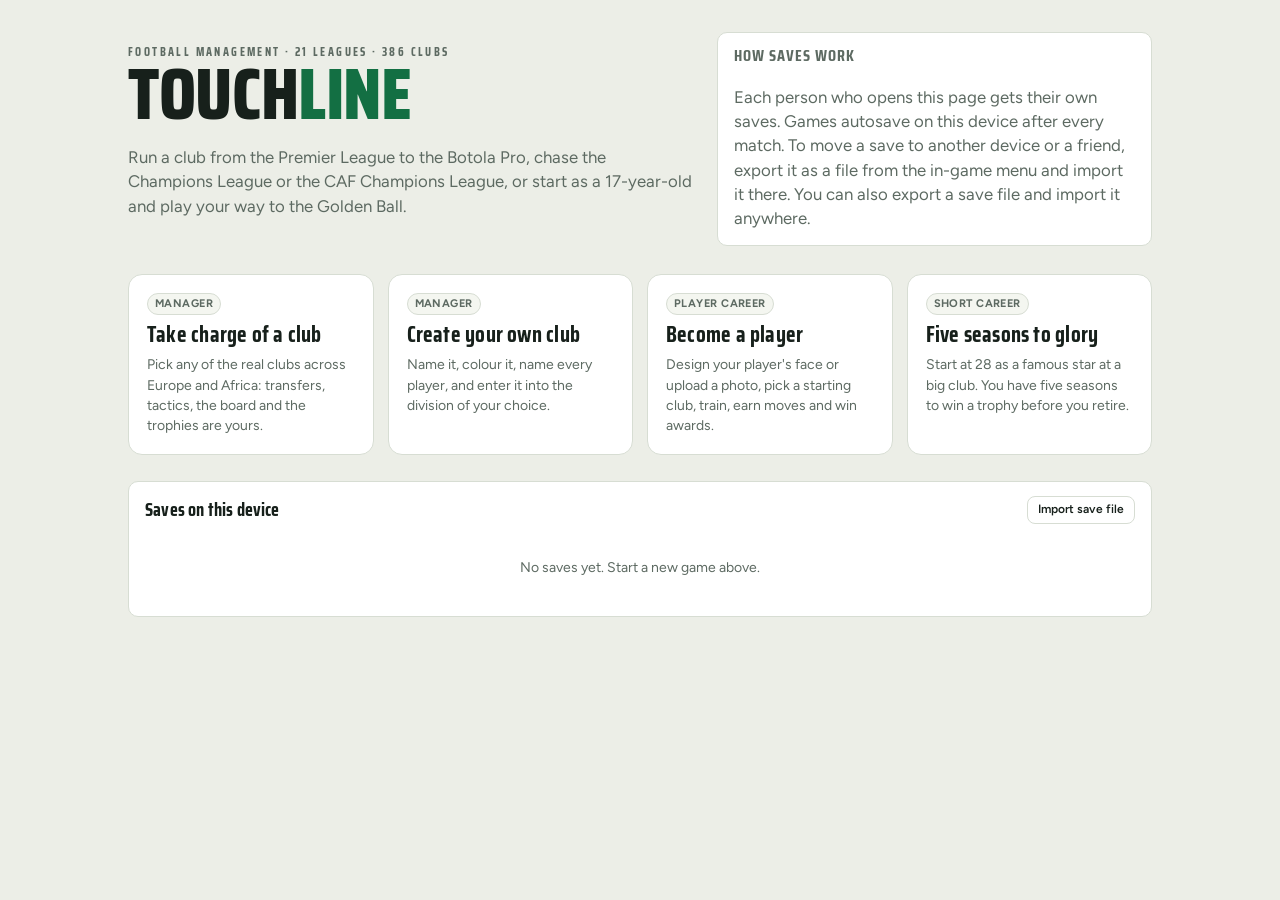
<file: index.html>
<!doctype html>
<html lang="en">
<head>
<meta charset="utf-8">
<meta name="viewport" content="width=device-width,initial-scale=1,viewport-fit=cover">
<title>Touchline Manager</title>
<meta name="description" content="A football management game in your browser: 21 leagues across Europe and Africa, transfers, continental cups, live matches and a player career mode.">
<meta property="og:title" content="Touchline Manager">
<meta property="og:description" content="Manage a club or play a whole career across 21 leagues in Europe and Africa. Free, in your browser.">
<meta property="og:type" content="website">
<meta name="theme-color" content="#136f43">
<link rel="icon" href="data:image/svg+xml,%3Csvg xmlns='http://www.w3.org/2000/svg' viewBox='0 0 64 64'%3E%3Ccircle cx='32' cy='32' r='30' fill='%23136f43'/%3E%3Cpath d='M32 14l9 6.5-3.4 10.6H26.4L23 20.5z' fill='%23fff'/%3E%3Ccircle cx='32' cy='32' r='28' fill='none' stroke='%23fff' stroke-width='3'/%3E%3C/svg%3E">
<style>:root{color-scheme:light;padding-top:env(safe-area-inset-top,0px);padding-bottom:env(safe-area-inset-bottom,0px)}body{margin:0}img{max-width:100%}[hidden]{display:none!important}</style>
<link rel="preconnect" href="https://fonts.googleapis.com">
<link rel="preconnect" href="https://fonts.gstatic.com" crossorigin>
<link rel="stylesheet" href="https://fonts.googleapis.com/css2?family=Saira+Condensed:wght@500;600;700;800&family=Figtree:wght@400;500;600;700&display=swap">
<style>
/* Layout: matchday-programme console — sticky scoreboard header, left rail nav (bottom rail on phones), dense data panels. */
:root {
  --bg: #eceee7; --panel: #ffffff; --panel2: #f4f6f0; --ink: #17201b; --muted: #5d6a62; --line: #d7ddd3;
  --accent: #136f43; --accent-2: #0d5533; --accent-ink: #ffffff; --chalk: #f8faf5;
  --gold: #b88a00; --win: #1c8a4c; --draw: #7d847f; --loss: #c2392f; --warn: #b86e00; --info: #2c6aa8;
  --pitch: #2f7d4b; --pitch-2: #2a7245; --pitch-line: rgba(255,255,255,.55);
  --shadow: 0 1px 2px rgba(20,30,24,.06), 0 4px 16px rgba(20,30,24,.06);
  --f-display: "Saira Condensed", "Arial Narrow", "Roboto Condensed", system-ui, sans-serif;
  --f-body: "Figtree", system-ui, -apple-system, "Segoe UI", sans-serif;
  --r: 10px;
}
@media (prefers-color-scheme: dark) { :root:not([data-theme="light"]) {
  --bg: #0d1310; --panel: #141c18; --panel2: #1a241f; --ink: #e5ebe7; --muted: #92a098; --line: #263129;
  --accent: #3dbb7a; --accent-2: #5bd394; --accent-ink: #04140b; --chalk: #18221d;
  --gold: #e3b62e; --win: #3dbb7a; --draw: #8d958f; --loss: #ec6a5f; --warn: #e2a13a; --info: #6aa7e6;
  --pitch: #1f5a36; --pitch-2: #1c5232; --pitch-line: rgba(255,255,255,.35);
  --shadow: 0 1px 2px rgba(0,0,0,.3), 0 6px 18px rgba(0,0,0,.25); color-scheme: dark; } }
:root[data-theme="dark"] {
  --bg: #0d1310; --panel: #141c18; --panel2: #1a241f; --ink: #e5ebe7; --muted: #92a098; --line: #263129;
  --accent: #3dbb7a; --accent-2: #5bd394; --accent-ink: #04140b; --chalk: #18221d;
  --gold: #e3b62e; --win: #3dbb7a; --draw: #8d958f; --loss: #ec6a5f; --warn: #e2a13a; --info: #6aa7e6;
  --pitch: #1f5a36; --pitch-2: #1c5232; --pitch-line: rgba(255,255,255,.35);
  --shadow: 0 1px 2px rgba(0,0,0,.3), 0 6px 18px rgba(0,0,0,.25); color-scheme: dark; }

html, body { height: 100%; }
body { background: var(--bg); color: var(--ink); font-family: var(--f-body); font-size: 14px; line-height: 1.45; -webkit-font-smoothing: antialiased; }
* { box-sizing: border-box; }
button, input, select, textarea { font: inherit; color: inherit; }
h1, h2, h3, h4 { font-family: var(--f-display); font-weight: 700; letter-spacing: .01em; margin: 0; text-wrap: balance; line-height: 1.1; }
h1 { font-size: 2.2rem; } h2 { font-size: 1.45rem; } h3 { font-size: 1.15rem; } h4 { font-size: 1rem; text-transform: uppercase; letter-spacing: .06em; color: var(--muted); }
a { color: var(--accent); }
.num, td, .tab { font-variant-numeric: tabular-nums; }
.muted { color: var(--muted); }
.small { font-size: 12px; }
.disp { font-family: var(--f-display); }
:focus-visible { outline: 2px solid var(--accent); outline-offset: 2px; }

/* app frame */
#app { min-height: 100%; }
.frame { display: grid; grid-template-columns: 208px minmax(0,1fr); grid-template-rows: auto 1fr; min-height: 100vh; min-height: 100dvh; }
.topbar { grid-column: 1 / -1; position: sticky; top: env(safe-area-inset-top, 0px); z-index: 20; display: flex; align-items: center; gap: 14px; padding: 10px 18px; background: var(--panel); border-bottom: 1px solid var(--line); }
.topbar .club { display: flex; align-items: center; gap: 10px; min-width: 0; }
.topbar .club .nm { font-family: var(--f-display); font-weight: 700; font-size: 1.25rem; white-space: nowrap; overflow: hidden; text-overflow: ellipsis; }
.topbar .date { margin-left: auto; text-align: right; line-height: 1.15; }
.topbar .date b { font-family: var(--f-display); font-size: 1.1rem; display: block; }
.rail { background: var(--panel); border-right: 1px solid var(--line); padding: 12px 10px; display: flex; flex-direction: column; gap: 2px; position: sticky; top: 61px; height: calc(100dvh - 61px); overflow-y: auto; }
.rail button { display: flex; align-items: center; gap: 10px; width: 100%; text-align: left; border: 0; background: none; padding: 9px 10px; border-radius: 8px; cursor: pointer; font-weight: 500; color: var(--muted); }
.rail button svg { width: 18px; height: 18px; flex: none; }
.rail button:hover { background: var(--panel2); color: var(--ink); }
.rail button.on { background: var(--accent); color: var(--accent-ink); }
.rail .badge-n { margin-left: auto; background: var(--loss); color: #fff; border-radius: 99px; font-size: 11px; padding: 0 6px; font-weight: 700; }
.rail .sep { height: 1px; background: var(--line); margin: 8px 4px; }
main { padding: 20px 22px 60px; min-width: 0; }
.page-h { display: flex; align-items: end; justify-content: space-between; gap: 12px; flex-wrap: wrap; margin-bottom: 16px; }

/* buttons */
.btn { display: inline-flex; align-items: center; justify-content: center; gap: 6px; border: 1px solid var(--line); background: var(--panel); padding: 8px 14px; border-radius: 8px; cursor: pointer; font-weight: 600; white-space: nowrap; }
.btn:hover { border-color: var(--muted); }
.btn.pri { background: var(--accent); color: var(--accent-ink); border-color: var(--accent); }
.btn.pri:hover { background: var(--accent-2); }
.btn.go { font-family: var(--f-display); font-size: 1.15rem; letter-spacing: .04em; text-transform: uppercase; padding: 8px 22px; }
.btn.go.ff { padding: 8px 12px; }
.cab { display: grid; grid-template-columns: repeat(auto-fill, minmax(150px, 1fr)); gap: 10px; }
.cabitem { display: flex; flex-direction: column; align-items: center; text-align: center; gap: 4px; padding: 12px 8px; border: 1px solid var(--line); border-radius: 10px; background: linear-gradient(180deg, color-mix(in srgb, var(--gold, #c9a227) 12%, transparent), transparent); }
.cabicon { font-size: 2rem; line-height: 1; position: relative; }
.ig { max-width: 520px; margin: 0 auto; }
.igtop { display: flex; align-items: center; gap: 10px; justify-content: space-between; margin-bottom: 12px; flex-wrap: wrap; }
.iglogo { font-family: "Brush Script MT", "Segoe Script", cursive; font-size: 1.9rem; font-weight: 700; letter-spacing: .01em; }
.igstories { display: flex; gap: 12px; overflow-x: auto; padding: 4px 2px 12px; margin-bottom: 8px; border-bottom: 1px solid var(--line); }
.igst { display: flex; flex-direction: column; align-items: center; gap: 4px; background: none; border: 0; padding: 0; cursor: pointer; color: inherit; min-width: 62px; }
.igst .small { max-width: 64px; overflow: hidden; text-overflow: ellipsis; white-space: nowrap; }
.igring { display: inline-flex; padding: 2px; border-radius: 50%; background: linear-gradient(45deg, #f9ce34, #ee2a7b, #6228d7); }
.igring > * { border: 2px solid var(--panel); border-radius: 50%; }
.igring.me { background: var(--line); } .igring.rv { background: linear-gradient(45deg, #c2392f, #7a1f1f); }
.igav { display: inline-flex; align-items: center; justify-content: center; width: 34px; height: 34px; border-radius: 50%; background: var(--bg); font-size: 18px; }
.igav.big { width: 54px; height: 54px; font-size: 26px; }
.igp { background: var(--panel); border: 1px solid var(--line); border-radius: 12px; margin-bottom: 16px; overflow: hidden; }
.igh { display: flex; align-items: center; gap: 10px; padding: 10px 12px; }
.igv { display: inline-flex; align-items: center; justify-content: center; width: 14px; height: 14px; border-radius: 50%; background: #3897f0; color: #fff; font-size: 9px; font-weight: 800; vertical-align: middle; }
.igimg { position: relative; aspect-ratio: 1 / 1; display: flex; align-items: center; justify-content: center; overflow: hidden; border-radius: 0; }
.igem { position: absolute; top: 10%; right: 9%; font-size: clamp(36px, 12vw, 64px); filter: drop-shadow(0 4px 8px rgba(0,0,0,.35)); }
.igface { width: 56%; aspect-ratio: 1; border-radius: 50%; overflow: hidden; box-shadow: 0 10px 30px rgba(0,0,0,.35); background: #fff2; }
.igface svg, .igface img { width: 100%; height: 100%; display: block; object-fit: cover; }
.igcrest { transform: scale(1.1); }
.igsc { position: absolute; left: 50%; bottom: 8%; transform: translateX(-50%); background: rgba(0,0,0,.65); color: #fff; font-family: var(--f-display); font-weight: 800; font-size: 1.2rem; padding: 4px 14px; border-radius: 999px; white-space: nowrap; }
.igact { display: flex; gap: 14px; padding: 8px 12px 2px; }
.igact button { background: none; border: 0; font-size: 1.5rem; line-height: 1; cursor: pointer; color: var(--ink); padding: 0; }
.iglike.on { color: #ed4956; }
.igbody { padding: 0 12px 12px; display: flex; flex-direction: column; gap: 4px; }
.iglink { background: none; border: 0; padding: 0; color: var(--muted, #7d847f); cursor: pointer; text-align: left; font: inherit; font-size: .85rem; }
.igf { font-size: .7rem; font-weight: 700; color: #3897f0; text-transform: uppercase; letter-spacing: .04em; }
.igcbox { display: flex; gap: 8px; align-items: center; border-top: 1px solid var(--line); margin-top: 6px; padding-top: 8px; }
.igcbox input { flex: 1; min-width: 0; border: 0; background: transparent; padding: 4px 0; font: inherit; color: inherit; outline: none; }
.igcbox .iglink { color: #3897f0; font-weight: 700; }
.igimg { position: relative; aspect-ratio: 1 / 1; overflow: hidden; }
.igsvg { display: block; width: 100%; height: 100%; }
.hwg-stamp.anim { transform-box: fill-box; transform-origin: center; animation: hwgpop .7s cubic-bezier(.2,1.6,.4,1) both .25s; }
@keyframes hwgpop { 0% { transform: scale(2.4); opacity: 0; } 60% { opacity: 1; } 100% { transform: scale(1); opacity: 1; } }
.scrim.hwg { display: flex; align-items: center; justify-content: center; background: rgba(5, 8, 20, .88); cursor: pointer; }
.hwg-card { text-align: center; color: #fff; padding: 24px 16px; max-width: 520px; width: 100%; }
.hwg-head { display: flex; align-items: center; justify-content: center; gap: 14px; }
.hwg-jour { width: 96px; height: 96px; border-radius: 50%; overflow: hidden; border: 3px solid #fff; box-shadow: 0 0 24px #ff2d2d88; animation: hwgfade .4s both; }
.hwg-jour svg { width: 100%; height: 100%; display: block; }
.hwg-siren { font-size: 44px; animation: hwgsiren .5s ease-in-out infinite alternate; }
@keyframes hwgsiren { from { transform: rotate(-12deg) scale(1); filter: drop-shadow(0 0 0 #f00); } to { transform: rotate(12deg) scale(1.15); filter: drop-shadow(0 0 18px #f00); } }
.hwg-clubs { display: flex; align-items: center; justify-content: center; gap: 18px; margin: 14px 0; font-size: 40px; }
.hwg-from { animation: hwgin-l .6s ease-out both; } .hwg-to { animation: hwgin-r .6s ease-out both .15s; } .hwg-arrow { animation: hwgfade .4s both .5s; }
@keyframes hwgin-l { from { transform: translateX(-120px); opacity: 0; } to { transform: none; opacity: 1; } }
@keyframes hwgin-r { from { transform: translateX(120px); opacity: 0; } to { transform: none; opacity: 1; } }
@keyframes hwgfade { from { opacity: 0; } to { opacity: 1; } }
.hwg-player { display: flex; justify-content: center; margin: 4px 0 8px; animation: hwgfade .5s both .55s; }
.hwg-player .face { border: 3px solid #fff; box-shadow: 0 0 24px #ffffff55; }
.hwg-name { font-family: var(--f-display); font-size: 1.6rem; font-weight: 800; letter-spacing: .03em; animation: hwgfade .4s both .7s; }
.hwg-text { display: inline-block; margin-top: 10px; font-family: var(--f-display); font-weight: 900; font-size: clamp(2.6rem, 11vw, 4.2rem); color: #ff2d2d; border: 4px solid #ff2d2d; padding: 2px 18px; border-radius: 8px; transform: rotate(-6deg); animation: hwgstamp .6s cubic-bezier(.2,1.6,.4,1) both 1s; text-shadow: 0 0 22px #ff2d2d88; }
@keyframes hwgstamp { 0% { transform: rotate(-6deg) scale(3); opacity: 0; } 100% { transform: rotate(-6deg) scale(1); opacity: 1; } }
.hwg-sub { margin-top: 14px; font-weight: 600; animation: hwgfade .4s both 1.5s; }
@media (prefers-reduced-motion: reduce) { .hwg-stamp.anim, .hwg-siren, .hwg-from, .hwg-to, .hwg-arrow, .hwg-name, .hwg-text, .hwg-sub { animation: none !important; } }
.scrim.walkout { display: flex; align-items: center; justify-content: center; background: #05070c; }
.wo { position: relative; width: min(760px, 100%); max-height: 100%; overflow: auto; color: #fff; padding: 18px 16px 20px; text-align: center; }
.wo-tunnel { position: fixed; inset: 0; overflow: hidden; background: radial-gradient(ellipse at 50% 38%, #f5f3d8 0%, #9fb4c7 9%, #24324a 30%, #0a0f1a 62%); z-index: -1; animation: wozoom 3.2s ease-out both; }
.wo-tunnel::before { content: ""; position: absolute; inset: 0; background: repeating-linear-gradient(90deg, transparent 0 46px, rgba(255,255,255,.04) 46px 48px); }
@keyframes wozoom { from { transform: scale(1.35); filter: brightness(.4); } to { transform: scale(1); filter: brightness(1); } }
.wo-light { position: absolute; left: 50%; top: 34%; width: 40%; height: 30%; transform: translate(-50%, -50%); background: radial-gradient(#fff 0, #fff0 70%); opacity: .55; animation: wopulse 2.4s ease-in-out infinite alternate; }
@keyframes wopulse { to { opacity: .85; } }
.wo-flash { position: absolute; width: 6px; height: 6px; border-radius: 50%; background: #fff; box-shadow: 0 0 14px 6px #fff; opacity: 0; animation: woflash 2.4s infinite; }
@keyframes woflash { 0%, 86%, 100% { opacity: 0; } 90% { opacity: 1; } }
.wo-flare { position: absolute; bottom: -20px; width: 60px; height: 120px; border-radius: 50%; filter: blur(22px); opacity: .55; animation: woflare 1.6s ease-in-out infinite alternate; }
@keyframes woflare { from { transform: translateY(10px) scale(.9); opacity: .35; } to { transform: translateY(-14px) scale(1.15); opacity: .7; } }
.wo-top { animation: wofade .5s both .2s; } .wo-top .chip { margin-bottom: 6px; }
.wo-teams { display: flex; align-items: center; justify-content: center; gap: 22px; margin: 10px 0 6px; }
.wo-vs { font-family: var(--f-display); font-weight: 900; font-size: 1.8rem; animation: wofade .4s both .9s; }
.wo-l { animation: woinl .6s ease-out both .3s; } .wo-r { animation: woinr .6s ease-out both .45s; }
@keyframes woinl { from { transform: translateX(-90px); opacity: 0; } to { transform: none; opacity: 1; } }
@keyframes woinr { from { transform: translateX(90px); opacity: 0; } to { transform: none; opacity: 1; } }
@keyframes wofade { from { opacity: 0; transform: translateY(8px); } to { opacity: 1; transform: none; } }
.wo-mid { display: flex; align-items: center; justify-content: center; gap: 18px; flex-wrap: wrap; margin: 6px 0; }
.wo-shirtwrap { animation: woshirt .9s cubic-bezier(.2,1.4,.4,1) both 1s; filter: drop-shadow(0 12px 22px rgba(0,0,0,.6)); }
.wo-shirt { width: 150px; height: 150px; display: block; }
@keyframes woshirt { from { transform: translateY(40px) scale(.7); opacity: 0; } to { transform: none; opacity: 1; } }
.wo-info { max-width: 330px; text-align: left; display: flex; flex-direction: column; gap: 6px; animation: wofade .5s both 1.4s; }
.wo-chant { font-family: var(--f-display); font-weight: 800; font-size: 1.35rem; color: #ffd60a; animation: wochant 1.2s ease-in-out infinite alternate; }
@keyframes wochant { from { transform: scale(1); } to { transform: scale(1.05); } }
.wo-mood { font-weight: 600; }
.wo-mates { display: flex; justify-content: center; flex-wrap: wrap; gap: 6px; margin: 12px 0; }
.wo-mate { animation: wofade .5s both; } .wo-mate .face { border: 2px solid #fff8; }
.wo-actions { display: flex; align-items: center; justify-content: space-between; gap: 12px; flex-wrap: wrap; animation: wofade .5s both 1.8s; }
@media (prefers-reduced-motion: reduce) { .wo *, .wo-tunnel { animation: none !important; opacity: 1 !important; } }
.igprof { display: flex; gap: 18px; align-items: center; margin-bottom: 16px; }
.igcounts { gap: 16px; margin: 6px 0; }
.iggrid { display: grid; grid-template-columns: repeat(3, 1fr); gap: 3px; }
.igthumb { position: relative; } .igthumb .igem { font-size: 22px; } .igthumb .igsc { font-size: .6rem; padding: 2px 6px; }
.igthumb > .small { position: absolute; left: 6px; bottom: 4px; color: #fff; font-weight: 700; text-shadow: 0 1px 3px #000; }
.igtiles { display: grid; grid-template-columns: repeat(auto-fill, minmax(118px, 1fr)); gap: 8px; }
.igtile { display: flex; flex-direction: column; align-items: center; gap: 2px; padding: 10px 6px; border: 1px solid var(--line); border-radius: 10px; background: var(--panel); cursor: pointer; color: inherit; text-align: center; }
.igtile span:first-child { font-size: 1.6rem; } .igtile.on { border-color: var(--accent); box-shadow: 0 0 0 2px var(--accent); } .igtile:disabled { opacity: .45; cursor: not-allowed; }
.cabicon span { position: absolute; right: -18px; bottom: -2px; font-size: .8rem; font-weight: 800; }
.btn.danger { color: var(--loss); }
.btn.sm { padding: 4px 10px; font-size: 12px; }
.btn:disabled { opacity: .5; cursor: not-allowed; }
.seg { display: inline-flex; border: 1px solid var(--line); border-radius: 8px; overflow: hidden; background: var(--panel); flex-wrap: wrap; }
.seg button { border: 0; background: none; padding: 7px 12px; cursor: pointer; font-weight: 600; color: var(--muted); }
.seg button.on { background: var(--ink); color: var(--panel); }
input[type=text], input[type=number], select, textarea { background: var(--panel); border: 1px solid var(--line); border-radius: 8px; padding: 7px 10px; min-width: 0; }
input[type=color] { width: 44px; height: 34px; border: 1px solid var(--line); border-radius: 8px; padding: 2px; background: var(--panel); }
label.f { display: flex; flex-direction: column; gap: 4px; font-size: 12px; font-weight: 600; color: var(--muted); text-transform: uppercase; letter-spacing: .05em; }
label.f > input, label.f > select { text-transform: none; letter-spacing: 0; color: var(--ink); font-size: 14px; font-weight: 400; }

/* panels */
.grid { display: grid; gap: 16px; }
.g2 { grid-template-columns: repeat(2, minmax(0,1fr)); }
.g3 { grid-template-columns: repeat(3, minmax(0,1fr)); }
.g21 { grid-template-columns: minmax(0,2fr) minmax(0,1fr); }
.panel { background: var(--panel); border: 1px solid var(--line); border-radius: var(--r); padding: 14px 16px; min-width: 0; }
.panel > h3, .panel > h4 { margin-bottom: 10px; }
.panel-h { display: flex; align-items: center; justify-content: space-between; gap: 10px; margin-bottom: 10px; flex-wrap: wrap; }
.row { display: flex; align-items: center; gap: 10px; flex-wrap: wrap; }
.stack { display: flex; flex-direction: column; gap: 10px; }
.chip { display: inline-flex; align-items: center; gap: 4px; font-size: 11px; font-weight: 700; padding: 2px 7px; border-radius: 99px; background: var(--panel2); color: var(--muted); border: 1px solid var(--line); text-transform: uppercase; letter-spacing: .04em; white-space: nowrap; }
.chip.w { background: var(--win); color: #fff; border-color: transparent; }
.chip.d { background: var(--draw); color: #fff; border-color: transparent; }
.chip.l { background: var(--loss); color: #fff; border-color: transparent; }
.chip.inj { color: var(--loss); border-color: var(--loss); }
.chip.sus { color: var(--warn); border-color: var(--warn); }
.chip.gold { color: var(--gold); border-color: var(--gold); }
.pos { display: inline-block; min-width: 30px; text-align: center; font-weight: 700; font-size: 11px; padding: 2px 5px; border-radius: 5px; color: #fff; font-family: var(--f-display); letter-spacing: .04em; }
.pos.GK { background: #b8860b; } .pos.DEF { background: #2c6aa8; } .pos.MID { background: #1c8a4c; } .pos.ATT { background: #c2392f; }
.ovr { display: inline-grid; place-items: center; min-width: 30px; height: 24px; border-radius: 6px; font-family: var(--f-display); font-weight: 700; font-size: 15px; color: #fff; padding: 0 4px; }
.formdots { display: inline-flex; gap: 3px; }
.formdots i { width: 16px; height: 16px; border-radius: 4px; display: grid; place-items: center; font-size: 10px; font-style: normal; font-weight: 700; color: #fff; }
.formdots i.W { background: var(--win); } .formdots i.D { background: var(--draw); } .formdots i.L { background: var(--loss); }
.bar { height: 6px; background: var(--panel2); border-radius: 99px; overflow: hidden; border: 1px solid var(--line); }
.bar > i { display: block; height: 100%; background: var(--accent); border-radius: 99px; }
.meter { display: flex; align-items: center; gap: 8px; }
.meter .bar { flex: 1; }

/* tables */
.tw { overflow-x: auto; margin: 0 -4px; }
table.t { width: 100%; border-collapse: collapse; font-size: 13px; }
table.t th { text-align: left; font-size: 11px; text-transform: uppercase; letter-spacing: .05em; color: var(--muted); font-weight: 700; padding: 6px 6px; border-bottom: 1px solid var(--line); white-space: nowrap; position: sticky; top: 0; background: var(--panel); }
table.t th.s { cursor: pointer; } table.t th.s:hover { color: var(--ink); }
table.t td { padding: 6px 6px; border-bottom: 1px solid var(--line); white-space: nowrap; }
table.t tr.click { cursor: pointer; } table.t tr.click:hover td { background: var(--panel2); }
table.t tr.me td { background: color-mix(in srgb, var(--accent) 12%, transparent); font-weight: 600; }
table.t td.r, table.t th.r { text-align: right; }
table.t td.c, table.t th.c { text-align: center; }
.zone { border-left: 3px solid transparent; }
.zone.ucl { border-left-color: var(--info); } .zone.uel { border-left-color: var(--warn); } .zone.up { border-left-color: var(--win); } .zone.po { border-left-color: color-mix(in srgb, var(--win) 50%, transparent); } .zone.down { border-left-color: var(--loss); }
.pcell { display: flex; align-items: center; gap: 8px; min-width: 0; }
.pcell .nm { font-weight: 600; overflow: hidden; text-overflow: ellipsis; }

/* faces & badges */
.face { flex: none; border-radius: 50%; overflow: hidden; background: var(--panel2); display: inline-block; position: relative; }
.face img, .face svg { width: 100%; height: 100%; display: block; object-fit: cover; }
.crest { flex: none; display: inline-block; }

/* home */
.nextmatch { display: grid; grid-template-columns: 1fr auto 1fr; align-items: center; gap: 12px; text-align: center; padding: 8px 0; }
.nextmatch .tm { display: flex; flex-direction: column; align-items: center; gap: 6px; font-family: var(--f-display); font-weight: 700; font-size: 1.15rem; min-width: 0; }
.nextmatch .vs { font-family: var(--f-display); font-size: 2rem; font-weight: 800; color: var(--muted); }
.msg { display: flex; gap: 10px; padding: 10px 0; border-bottom: 1px solid var(--line); cursor: pointer; }
.msg:last-child { border-bottom: 0; }
.msg .dot { width: 8px; height: 8px; border-radius: 50%; background: var(--accent); margin-top: 6px; flex: none; }
.msg.read .dot { background: transparent; }
.msg .tt { font-weight: 600; }
.kpi { display: flex; flex-direction: column; gap: 2px; }
.kpi b { font-family: var(--f-display); font-size: 1.6rem; line-height: 1; }
.kpi span { font-size: 11px; text-transform: uppercase; letter-spacing: .06em; color: var(--muted); font-weight: 700; }
.kpis { display: grid; grid-template-columns: repeat(auto-fit, minmax(120px, 1fr)); gap: 14px; }

/* pitch */
.pitch { position: relative; aspect-ratio: 68/90; max-width: min(100%, 500px); margin: 0 auto; width: 100%; background: repeating-linear-gradient(0deg, var(--pitch) 0 9%, var(--pitch-2) 9% 18%); border-radius: 12px; overflow: hidden; border: 2px solid var(--pitch-line); }
.pitch .lines { position: absolute; inset: 0; pointer-events: none; }
.slot { position: absolute; transform: translate(-50%, 50%); display: flex; flex-direction: column; align-items: center; gap: 2px; width: 84px; cursor: pointer; border: 0; background: none; padding: 0; color: #fff; }
.slot .nm { font-size: 11px; font-weight: 700; background: rgba(0,0,0,.55); padding: 1px 6px; border-radius: 4px; max-width: 84px; overflow: hidden; text-overflow: ellipsis; white-space: nowrap; }
.slot .ps { font-size: 10px; font-weight: 700; font-family: var(--f-display); letter-spacing: .05em; opacity: .9; }
.slot.sel .face { outline: 3px solid #ffd84a; }
.slot .warn { position: absolute; top: -4px; right: 14px; background: var(--loss); color: #fff; border-radius: 99px; font-size: 10px; padding: 0 5px; font-weight: 700; }

/* modals */
.scrim { position: fixed; inset: 0; background: rgba(8,14,10,.55); z-index: 50; display: flex; align-items: flex-start; justify-content: center; padding: max(16px, env(safe-area-inset-top, 0px)) 16px 16px; overflow-y: auto; }
.modal { background: var(--panel); border-radius: 14px; border: 1px solid var(--line); width: min(860px, 100%); box-shadow: var(--shadow); margin: 20px 0; }
.modal.wide { width: min(1100px, 100%); }
.modal-h { display: flex; align-items: center; gap: 12px; padding: 16px 18px; border-bottom: 1px solid var(--line); }
.modal-h .x { margin-left: auto; }
.modal-b { padding: 16px 18px; }
.toast { position: fixed; left: 50%; bottom: calc(80px + env(safe-area-inset-bottom, 0px)); transform: translateX(-50%); background: var(--ink); color: var(--panel); padding: 10px 16px; border-radius: 10px; z-index: 80; font-weight: 600; box-shadow: var(--shadow); max-width: calc(100% - 32px); }

/* player profile */
.prof-top { display: grid; grid-template-columns: auto minmax(0,1fr) auto; gap: 18px; align-items: center; }
.attr { display: grid; grid-template-columns: 44px 1fr 34px; gap: 8px; align-items: center; font-size: 12px; font-weight: 700; }
.attr .bar { height: 8px; }

/* live match */
.score { display: grid; grid-template-columns: 1fr auto 1fr; gap: 12px; align-items: center; padding: 16px 18px; background: var(--ink); color: var(--panel); border-radius: 14px 14px 0 0; }
.score .tn { font-family: var(--f-display); font-weight: 700; font-size: 1.3rem; display: flex; align-items: center; gap: 10px; min-width: 0; }
.score .tn.a { justify-content: flex-end; text-align: right; }
.score .sc { font-family: var(--f-display); font-weight: 800; font-size: 2.6rem; letter-spacing: .04em; text-align: center; line-height: 1; }
.score .mn { font-size: 13px; text-align: center; opacity: .8; font-weight: 600; }
.feed { max-height: 360px; overflow-y: auto; display: flex; flex-direction: column; }
.ev { display: grid; grid-template-columns: 40px 22px 1fr; gap: 8px; padding: 7px 4px; border-bottom: 1px solid var(--line); align-items: start; }
.ev .m { font-family: var(--f-display); font-weight: 700; color: var(--muted); }
.ev.goal { background: color-mix(in srgb, var(--accent) 14%, transparent); font-weight: 600; }
.ev.big { font-family: var(--f-display); font-size: 1.1rem; text-transform: uppercase; letter-spacing: .05em; justify-content: center; }
.statrow { display: grid; grid-template-columns: 40px 1fr 40px; gap: 8px; align-items: center; font-size: 12px; margin: 6px 0; }
.statrow .lab { text-align: center; color: var(--muted); font-weight: 600; text-transform: uppercase; letter-spacing: .04em; font-size: 11px; }
.duel { display: flex; height: 6px; border-radius: 99px; overflow: hidden; background: var(--panel2); }
.duel i { display: block; height: 100%; }
.momentum { display: flex; height: 26px; gap: 1px; align-items: center; }
.momentum i { flex: 1; display: block; border-radius: 1px; }

/* start screen */
.start { max-width: 1060px; margin: 0 auto; padding: 32px 18px 60px; }
.hero { display: grid; grid-template-columns: minmax(0,1.3fr) minmax(0,1fr); gap: 24px; align-items: center; margin-bottom: 28px; }
.hero h1 { font-size: clamp(2.6rem, 7vw, 4.6rem); font-weight: 800; line-height: .92; text-transform: uppercase; letter-spacing: -.005em; }
.hero h1 em { font-style: normal; color: var(--accent); }
.hero p { font-size: 1.05rem; color: var(--muted); max-width: 52ch; }
.savecard { display: grid; grid-template-columns: auto minmax(0,1fr) auto; gap: 12px; align-items: center; padding: 12px 14px; border: 1px solid var(--line); border-radius: 12px; background: var(--panel); }
.choices { display: grid; grid-template-columns: repeat(auto-fit, minmax(240px, 1fr)); gap: 14px; }
.choice { text-align: left; border: 1px solid var(--line); background: var(--panel); border-radius: 14px; padding: 18px; cursor: pointer; display: flex; flex-direction: column; gap: 8px; }
.choice:hover { border-color: var(--accent); }
.choice h3 { font-size: 1.4rem; }
.clublist { display: grid; grid-template-columns: repeat(auto-fill, minmax(220px, 1fr)); gap: 8px; }
.clubpick { display: flex; align-items: center; gap: 10px; padding: 10px; border: 1px solid var(--line); border-radius: 10px; background: var(--panel); cursor: pointer; text-align: left; }
.clubpick:hover, .clubpick.on { border-color: var(--accent); background: var(--panel2); }
.stars { color: var(--gold); letter-spacing: 1px; font-size: 12px; }
.editgrid { display: grid; grid-template-columns: 52px minmax(0,1fr) minmax(0,1fr) 92px; gap: 6px; align-items: center; }
.editgrid input { width: 100%; }

.empty { padding: 24px; text-align: center; color: var(--muted); }
.pager { display: flex; gap: 8px; align-items: center; justify-content: flex-end; margin-top: 10px; }
.trophy { display: flex; align-items: center; gap: 10px; padding: 8px 0; border-bottom: 1px solid var(--line); }
.loading { position: fixed; inset: 0; display: grid; place-items: center; background: color-mix(in srgb, var(--bg) 70%, transparent); z-index: 90; font-family: var(--f-display); font-size: 1.4rem; font-weight: 700; }

@media (max-width: 980px) { .g3 { grid-template-columns: repeat(2, minmax(0,1fr)); } .g21 { grid-template-columns: minmax(0,1fr); } .hero { grid-template-columns: minmax(0,1fr); } }
@media (max-width: 820px) {
  .frame { grid-template-columns: minmax(0,1fr); }
  .rail { position: fixed; bottom: 0; left: 0; right: 0; top: auto; height: auto; flex-direction: row; overflow-x: auto; z-index: 30; border-right: 0; border-top: 1px solid var(--line); padding: 6px 8px calc(6px + env(safe-area-inset-bottom, 0px)); gap: 4px; }
  .rail button { flex-direction: column; gap: 2px; font-size: 10px; padding: 6px 8px; width: auto; flex: none; min-width: 62px; align-items: center; text-align: center; }
  .rail .sep { display: none; }
  .rail .badge-n { position: absolute; margin: 0 0 0 18px; }
  main { padding: 14px 16px 110px; }
  .topbar { padding: 8px 16px; gap: 10px; }
  .topbar .club .nm { font-size: 1.05rem; }
  .topbar .date span, .topbar .club .small { display: none; }
  .topbar .date b { font-size: .95rem; }
  .btn.go { padding: 8px 14px; font-size: 1rem; }
  .g2, .g3 { grid-template-columns: minmax(0,1fr); }
  .prof-top { grid-template-columns: auto minmax(0,1fr); }
  .prof-top > :last-child { grid-column: 1 / -1; }
  .score .sc { font-size: 2rem; } .score .tn { font-size: 1rem; }
  .editgrid { grid-template-columns: 44px minmax(0,1fr) minmax(0,1fr); }
  .editgrid .nat { display: none; }
  .hide-sm { display: none !important; }
}
.moment { border: 2px solid var(--accent); background: color-mix(in srgb, var(--accent) 10%, var(--panel)); border-radius: 12px; padding: 14px 16px; }
.moment.done { border-width: 1px; padding: 10px 14px; }
.moment.done.good { border-color: var(--win); } .moment.done.bad { border-color: var(--loss); background: color-mix(in srgb, var(--loss) 8%, var(--panel)); }
.moment .btn { font-size: 1rem; padding: 10px 16px; }
.facrow { display: flex; align-items: center; justify-content: space-between; gap: 12px; padding: 8px 0; border-bottom: 1px solid var(--line); flex-wrap: wrap; }
.facrow:last-child { border-bottom: 0; }
.brand { display: inline-block; padding: 3px 10px; border-radius: 6px; font-weight: 800; font-size: 13px; letter-spacing: .02em; border: 1px solid var(--line); }
.code { font-family: var(--f-display); font-weight: 800; font-size: 1.1rem; letter-spacing: .06em; padding: 2px 10px; border: 1px dashed var(--accent); border-radius: 8px; user-select: all; }
.friend { display: flex; gap: 12px; align-items: center; width: 100%; padding: 10px 12px; border: 1px solid var(--line); border-radius: 12px; background: var(--panel); cursor: pointer; }
.friend:hover, .friend.on { border-color: var(--accent); background: var(--panel2); }
.chat-scroll { height: min(56vh, 520px); overflow-y: auto; display: flex; flex-direction: column; gap: 8px; padding: 8px 2px; }
.bub { max-width: 78%; align-self: flex-start; background: var(--panel2); border: 1px solid var(--line); border-radius: 14px 14px 14px 4px; padding: 8px 12px; overflow-wrap: anywhere; }
.bub.me { align-self: flex-end; background: var(--accent); color: var(--accent-ink); border-color: transparent; border-radius: 14px 14px 4px 14px; }
.bub span { display: block; font-size: 10px; opacity: .7; margin-top: 3px; }
.traits { display: grid; grid-template-columns: repeat(auto-fill, minmax(200px, 1fr)); gap: 8px; }
.trait { display: flex; flex-direction: column; gap: 3px; text-align: left; padding: 10px 12px; border: 1px solid var(--line); border-radius: 10px; background: var(--panel); cursor: pointer; }
.trait:hover, .trait.on { border-color: var(--accent); background: var(--panel2); }
.tracker { border-radius: 12px; overflow: hidden; border: 1px solid var(--line); background: #10301f; }
.ads { overflow: hidden; white-space: nowrap; background: #0b0f0d; padding: 3px 0; }
.ads-run { display: inline-flex; gap: 4px; animation: adsrun 38s linear infinite; }
.adb { display: inline-block; font-family: var(--f-display); font-weight: 800; font-size: 12px; letter-spacing: .08em; padding: 3px 14px; border-radius: 2px; }
.adb img { height: 14px; vertical-align: middle; display: inline-block; }
.ad-ar { font-family: system-ui, sans-serif; font-weight: 700; letter-spacing: 0; margin-inline-start: 6px; }
.ad-metro { text-transform: none; letter-spacing: .02em; font-size: 14px; padding: 2px 16px; }
.ad-koshk { border-left: 4px solid #1f7a3a; border-right: 4px solid #1f7a3a; }
@keyframes adsrun { from { transform: translateX(0); } to { transform: translateX(-50%); } }
.tpitch { position: relative; aspect-ratio: 105/58; max-height: 300px; width: 100%; background: repeating-linear-gradient(90deg, #2f7d4b 0 10%, #2a7245 10% 20%); }
.tpitch .lines { position: absolute; inset: 0; width: 100%; height: 100%; }
.tpitch .lines g { stroke: rgba(255,255,255,.55); }
.tball { position: absolute; width: 12px; height: 12px; margin: -6px 0 0 -6px; border-radius: 50%; background: #fff; box-shadow: 0 0 0 3px rgba(255,255,255,.25), 0 1px 3px rgba(0,0,0,.5); transition: left .45s ease, top .45s ease; }
.tshot { position: absolute; width: 9px; height: 9px; margin: -4.5px 0 0 -4.5px; border-radius: 50%; border: 2px solid; opacity: .85; }
.tshot.miss, .tshot.block { border-style: dashed; opacity: .6; }
.tzone { position: absolute; top: 0; bottom: 0; width: 30%; pointer-events: none; }
.tlabel { position: absolute; left: 50%; top: 8px; transform: translateX(-50%); background: rgba(0,0,0,.6); color: #fff; font-size: 12px; font-weight: 700; padding: 3px 10px; border-radius: 99px; white-space: nowrap; }
.tlabel.goal { background: #f2c230; color: #111; font-family: var(--f-display); font-size: 15px; letter-spacing: .06em; }
.headline { display: flex; flex-direction: column; gap: 1px; padding: 6px 0; border-bottom: 1px solid var(--line); }
.headline b { font-family: var(--f-display); font-size: 1.05rem; }
.kid { padding: 10px 0; border-bottom: 1px solid var(--line); }
.kid:last-child { border-bottom: 0; }
.lvl { color: var(--accent); letter-spacing: 1px; font-size: 11px; margin-left: 6px; }
@media (prefers-reduced-motion: reduce) { * { transition: none !important; animation: none !important; } }
</style>
</head>
<body>
<div id="app"><div class="loading">Loading Touchline…</div></div>
<script src="data.js?v=202610171400"></script>
<script src="real.js?v=202610171400"></script>
<script src="engine.js?v=202610171400"></script>
<script src="world.js?v=202610171400"></script>
<script src="progress.js?v=202610171400"></script>
<script src="ads.js?v=202610171400"></script>
<script src="career.js?v=202610171400"></script>
<script src="events.js?v=202610171400"></script>
<script src="drama.js?v=202610171400"></script>
<script src="invest.js?v=202610171400"></script>
<script src="social.js?v=202610171400"></script>
<script src="online.js?v=202610171400"></script>
<script src="match.js?v=202610171400"></script>
<script src="ui.js?v=202610171400"></script>
</body>
</html>
</file>
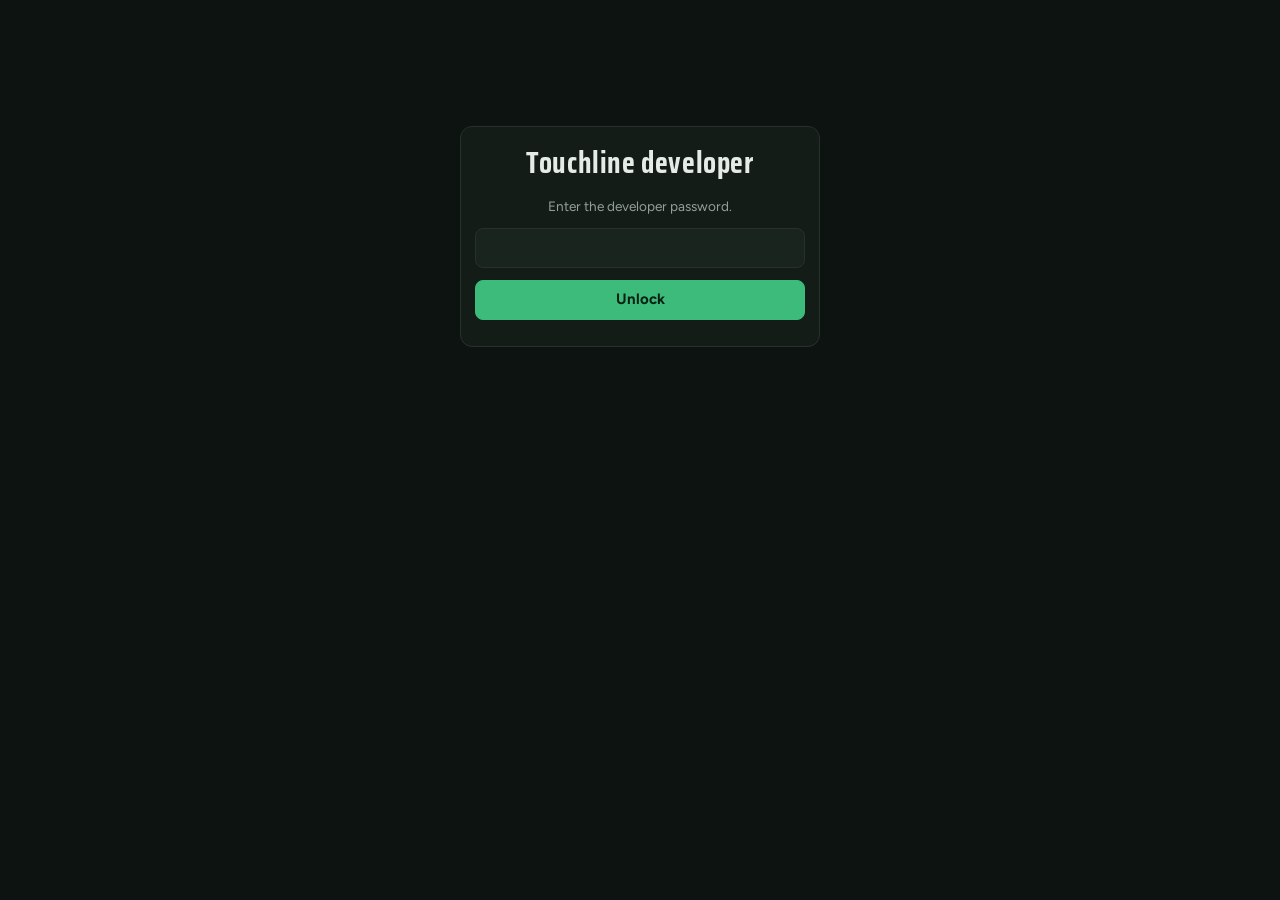
<file: dev.html>
<!doctype html>
<html lang="en">
<head>
<meta charset="utf-8">
<meta name="viewport" content="width=device-width, initial-scale=1">
<meta name="robots" content="noindex, nofollow">
<title>Touchline Developer</title>
<link rel="preconnect" href="https://fonts.googleapis.com">
<link rel="preconnect" href="https://fonts.gstatic.com" crossorigin>
<link rel="stylesheet" href="https://fonts.googleapis.com/css2?family=Saira+Condensed:wght@600;800&family=Figtree:wght@400;600;700&display=swap">
<style>
:root { --bg: #0d1310; --panel: #141c18; --panel2: #1a241f; --ink: #e5ebe7; --muted: #92a098; --line: #263129; --accent: #3dbb7a; --warn: #e2a13a; --loss: #ec6a5f; --gold: #e3b62e; color-scheme: dark; }
* { box-sizing: border-box; }
body { margin: 0; background: var(--bg); color: var(--ink); font: 15px/1.45 Figtree, system-ui, sans-serif; }
h1, h2, h3 { font-family: "Saira Condensed", sans-serif; margin: 0; letter-spacing: .02em; }
.wrap { max-width: 1200px; margin: 0 auto; padding: 16px; }
.panel { background: var(--panel); border: 1px solid var(--line); border-radius: 12px; padding: 14px; }
.row { display: flex; gap: 10px; align-items: center; flex-wrap: wrap; }
.muted { color: var(--muted); } .small { font-size: .85rem; }
input, select, textarea, button { font: inherit; color: inherit; }
input, select, textarea { background: var(--panel2); border: 1px solid var(--line); border-radius: 8px; padding: 8px 10px; min-width: 0; }
button { background: var(--panel2); border: 1px solid var(--line); border-radius: 8px; padding: 8px 14px; cursor: pointer; font-weight: 700; }
button.pri { background: var(--accent); border-color: var(--accent); color: #062014; }
button:disabled { opacity: .5; cursor: not-allowed; }
.login { max-width: 360px; margin: 14vh auto 0; display: flex; flex-direction: column; gap: 12px; text-align: center; }
.kpis { display: grid; grid-template-columns: repeat(auto-fit, minmax(140px, 1fr)); gap: 10px; margin: 14px 0; }
.kpi b { display: block; font-family: "Saira Condensed", sans-serif; font-size: 2rem; }
.grid { display: grid; grid-template-columns: minmax(0, 1.3fr) minmax(0, 1fr); gap: 14px; align-items: start; }
@media (max-width: 860px) { .grid { grid-template-columns: 1fr; } }
.list { display: flex; flex-direction: column; gap: 8px; }
.pcard { display: flex; gap: 10px; align-items: center; text-align: left; width: 100%; padding: 10px; border-radius: 10px; background: var(--panel2); border: 1px solid var(--line); }
.pcard.on { border-color: var(--accent); }
.dot { width: 10px; height: 10px; border-radius: 50%; flex: none; background: #555; }
.dot.live { background: var(--accent); box-shadow: 0 0 10px var(--accent); } .dot.recent { background: var(--warn); }
.crest { width: 34px; height: 34px; border-radius: 50%; display: inline-flex; align-items: center; justify-content: center; font: 800 .7rem "Saira Condensed", sans-serif; flex: none; border: 2px solid #0004; }
.grow { flex: 1; min-width: 0; } .ell { overflow: hidden; text-overflow: ellipsis; white-space: nowrap; }
.chip { display: inline-block; padding: 1px 8px; border-radius: 999px; background: var(--line); font-size: .75rem; font-weight: 700; }
.act { border-top: 1px solid var(--line); padding-top: 12px; margin-top: 12px; display: flex; flex-direction: column; gap: 8px; }
.act h3 { font-size: 1.05rem; }
.kv { display: grid; grid-template-columns: auto 1fr; gap: 4px 12px; font-size: .9rem; }
.toast { position: fixed; left: 50%; bottom: 20px; transform: translateX(-50%); background: var(--accent); color: #062014; font-weight: 700; padding: 10px 16px; border-radius: 10px; }
.toast.err { background: var(--loss); color: #fff; }
.hidden { display: none !important; }
</style>
</head>
<body>
<div id="login" class="login panel">
  <h1>Touchline developer</h1>
  <p class="muted small" style="margin:0">Enter the developer password.</p>
  <input type="password" id="pw" inputmode="numeric" autocomplete="current-password" aria-label="Password">
  <button class="pri" id="unlock">Unlock</button>
  <div id="lerr" class="small" style="color:var(--loss)"></div>
</div>

<div id="app" class="wrap hidden">
  <div class="row" style="justify-content:space-between"><h1>Touchline · Developer</h1><span class="small muted" id="updated"></span></div>
  <div class="kpis">
    <div class="panel kpi"><b id="kOnline">0</b><span class="muted small">Online now</span></div>
    <div class="panel kpi"><b id="kMatch">0</b><span class="muted small">Playing a match</span></div>
    <div class="panel kpi"><b id="kToday">0</b><span class="muted small">Active in 24 hours</span></div>
    <div class="panel kpi"><b id="kAll">0</b><span class="muted small">Saves online in total</span></div>
  </div>
  <div class="grid">
    <div class="panel">
      <div class="row" style="margin-bottom:10px"><input id="q" placeholder="Search name, code or club" style="flex:1"><select id="filter"><option value="online">Online now</option><option value="day">Last 24 hours</option><option value="all">Everyone</option></select></div>
      <div class="list" id="list"></div>
    </div>
    <div class="panel" id="detail"><p class="muted" style="margin:0">Pick a player to see their details and change their world.</p></div>
  </div>
</div>

<datalist id="clubs"></datalist>
<script src="data.js"></script>
<script>
const FIREBASE_CONFIG = { apiKey: "AIzaSyDOBu-zI_2Qgu_-6flX8wgPQCei-JfUle8", authDomain: "touchline-1adc4.firebaseapp.com", projectId: "touchline-1adc4", storageBucket: "touchline-1adc4.firebasestorage.app", messagingSenderId: "582615663644", appId: "1:582615663644:web:ac0431097dd9f2cc928bd9" };
const FB = "https://www.gstatic.com/firebasejs/10.12.2";
const EVENT_IDS = { career: ["gift", "party", "press", "loan", "hospital", "abuse", "mentor", "ad", "knock", "fight", "holiday", "kidtraining", "report", "invest", "president", "cover", "fanphoto", "fixer", "supplement", "extrasession", "legend", "diet", "documentary", "sickfan", "oldclub", "parents", "oldposts", "secret", "rival", "language", "gaming", "speeding", "captainband", "kidsfootball", "charitymatch", "partnercareer", "rivalTaunt"], manager: ["payrise", "mpress", "nightclub", "tickets", "naming", "youngster", "clash", "starleave", "tour", "wonderkid", "mole", "target", "derby"] };
const ARC_IDS = { scout: "A big club is watching", feud: "Dressing-room feud", boss: "Manager on the brink", rumour: "Tabloid storm", fan: "A promise to a young fan" };
const esc = (s) => String(s == null ? "" : s).replace(/[&<>"']/g, (c) => ({ "&": "&amp;", "<": "&lt;", ">": "&gt;", '"': "&quot;", "'": "&#39;" }[c]));
const money = (v) => (Math.abs(v) >= 1e6 ? `€${(v / 1e6).toFixed(1)}M` : Math.abs(v) >= 1e3 ? `€${Math.round(v / 1e3)}K` : `€${Math.round(v)}`);
const ago = (t) => { if (!t) return "never"; const s = (Date.now() - t) / 1000; return s < 60 ? "just now" : s < 3600 ? `${Math.round(s / 60)} min ago` : s < 86400 ? `${Math.round(s / 3600)} h ago` : `${Math.round(s / 86400)} days ago`; };
const lum = (h) => { const n = parseInt(String(h || "#777").slice(1), 16); return ((n >> 16) * 0.299 + ((n >> 8) & 255) * 0.587 + (n & 255) * 0.114) / 255; };
let fs, db, profiles = {}, sel = null;
const $ = (id) => document.getElementById(id);
function toast(t, err) { const d = document.createElement("div"); d.className = "toast" + (err ? " err" : ""); d.textContent = t; document.body.appendChild(d); setTimeout(() => d.remove(), 2600); }

// club names for the transfer boxes
document.getElementById("clubs").innerHTML = LEAGUE_DATA.flatMap((l) => l.clubs.trim().split("\n").map((r) => r.split("|")[0].trim())).sort().map((n) => `<option value="${esc(n)}">`).join("");

async function unlock() {
  const pw = $("pw").value.trim(); if (!pw) return;
  $("unlock").disabled = true; $("lerr").textContent = "";
  try {
    const [appM, authM, fsM] = await Promise.all([import(`${FB}/firebase-app.js`), import(`${FB}/firebase-auth.js`), import(`${FB}/firebase-firestore.js`)]);
    const app = appM.initializeApp(FIREBASE_CONFIG, "dev");
    const auth = authM.getAuth(app); const cred = await authM.signInAnonymously(auth);
    fs = fsM; db = fsM.getFirestore(app);
    // Firebase's security rules check the password; a wrong one is refused.
    await fs.setDoc(fs.doc(db, "admins", cred.user.uid), { key: pw, at: fs.serverTimestamp() });
    $("pw").value = "";
    $("login").classList.add("hidden"); $("app").classList.remove("hidden");
    fs.onSnapshot(fs.collection(db, "profiles"), (snap) => { profiles = {}; snap.docs.forEach((d) => (profiles[d.id] = d.data())); renderList(); if (sel) renderDetail(); $("updated").textContent = `Live · updated ${new Date().toLocaleTimeString()}`; },
      (e) => toast(`Couldn't load players: ${e.code || e.message}`, true));
    setInterval(renderList, 20000);
  } catch (e) {
    const c = String((e && e.code) || e);
    $("lerr").textContent = c.includes("permission") ? "Wrong password (or the new Firebase rules haven't been published yet)." : `Couldn't connect: ${c}`;
  }
  $("unlock").disabled = false;
}
$("unlock").onclick = unlock; $("pw").onkeydown = (e) => { if (e.key === "Enter") unlock(); };
$("q").oninput = renderList; $("filter").onchange = renderList;

function status(p) { const s = Date.now() - (p.seen || 0); return s < 150000 ? "live" : s < 3600000 ? "recent" : ""; }
function renderList() {
  const all = Object.entries(profiles), now = Date.now();
  $("kAll").textContent = all.length;
  $("kOnline").textContent = all.filter(([, p]) => now - (p.seen || 0) < 150000).length;
  $("kMatch").textContent = all.filter(([, p]) => now - (p.seen || 0) < 150000 && /^Playing live/.test(p.doing || "")).length;
  $("kToday").textContent = all.filter(([, p]) => now - (p.seen || 0) < 864e5).length;
  const f = $("filter").value, q = $("q").value.trim().toLowerCase();
  const rows = all.filter(([code, p]) => (f === "all" || (f === "online" ? now - (p.seen || 0) < 150000 : now - (p.seen || 0) < 864e5)) && (!q || `${code} ${p.name} ${p.club}`.toLowerCase().includes(q)))
    .sort((a, b) => (b[1].seen || 0) - (a[1].seen || 0));
  $("list").innerHTML = rows.map(([code, p]) => `<button class="pcard ${sel === code ? "on" : ""}" data-code="${esc(code)}"><span class="dot ${status(p)}"></span><span class="crest" style="background:${esc(p.c1 || "#136f43")};color:${lum(p.c1) > 0.6 ? "#111" : "#fff"}">${esc((p.short || "?").slice(0, 3))}</span>
    <span class="grow"><b>${esc(p.name)}</b> <span class="chip">${p.mode === "career" ? "Player" : "Manager"}</span><div class="small muted ell">${esc(p.doing || "—")}</div><div class="small muted ell">${esc(p.club || "")} · ${esc(p.date || "")} · ${ago(p.seen)}</div></span></button>`).join("") || `<p class="muted">Nobody here${f === "online" ? " right now" : ""}.</p>`;
  document.querySelectorAll(".pcard").forEach((b) => (b.onclick = () => { sel = b.dataset.code; renderList(); renderDetail(); }));
}

function renderDetail() {
  const p = profiles[sel]; if (!p) { $("detail").innerHTML = `<p class="muted">That player is gone.</p>`; return; }
  const career = p.mode === "career";
  const kv = [["Friend code", sel], ["Mode", career ? "Player career" : "Manager"], ["Club", `${p.club || "—"} (${p.league || ""})`], ["Season", p.date || p.season], ["Doing", p.doing || "—"], ["Last seen", ago(p.seen)], ["Game version", p.ver || "old"]];
  if (career) kv.push(["Position / age", `${p.pos || "?"} · ${p.age || "?"}`], ["Overall", p.ovr], ["Goals / apps", `${p.goals || 0} in ${p.apps || 0}`], ["Bank", p.cash != null ? money(p.cash) : "?"], ["Fame", p.fame], ["Public image", p.rep], ["Trophies", p.trophies], ["Retired", p.retired ? "yes" : "no"]);
  else kv.push(["Transfer budget", p.budget != null ? money(p.budget) : "?"], ["Trophies", p.trophies], ["Board confidence", p.conf]);
  const evs = EVENT_IDS[career ? "career" : "manager"];
  const block = (title, body) => `<div class="act"><h3>${title}</h3>${body}</div>`;
  $("detail").innerHTML = `<h2>${esc(p.name)}</h2><div class="kv" style="margin-top:8px">${kv.map(([k, v]) => `<span class="muted">${esc(k)}</span><span>${esc(v)}</span>`).join("")}</div>
  <p class="small muted">Changes are queued and happen the next time this save is open on their device.</p>
  ${block("Message to their inbox", `<input id="mTitle" placeholder="Title"><textarea id="mBody" rows="2" placeholder="Message"></textarea><button data-cmd="msg">Send message</button>`)}
  ${block(career ? "Money" : "Transfer budget", `<div class="row"><input id="cash" type="number" placeholder="Amount, e.g. 1000000 or -50000" style="flex:1"><button data-cmd="cash">Add</button></div>`)}
  ${career ? block("Transfer", `<input id="tClub" list="clubs" placeholder="Club name"><div class="row"><input id="tFee" type="number" placeholder="Fee (€)" style="flex:1"><input id="tWage" type="number" placeholder="Wage per week (blank = normal)" style="flex:1"></div><div class="row"><button data-cmd="offer">Send transfer offer</button><button data-cmd="move">Move them now (Here we go!)</button></div>`) : ""}
  ${career ? block("Player", `<div class="row"><input id="ovr" type="number" placeholder="Overall +/-" style="width:130px"><button data-cmd="ovr">Change overall</button><input id="pot" type="number" placeholder="Potential +/-" style="width:130px"><button data-cmd="pot">Change potential</button></div>
    <div class="row"><input id="fame" type="number" placeholder="Fame +/-" style="width:130px"><button data-cmd="fame">Change fame & image</button></div>
    <div class="row"><button data-cmd="heal">Heal injuries</button><input id="inj" type="number" placeholder="Days" style="width:90px"><button data-cmd="injure">Injure</button></div>`) : ""}
  ${block("Random event", `<div class="row"><select id="ev" style="flex:1">${evs.map((e) => `<option>${e}</option>`).join("")}</select><button data-cmd="event">Trigger</button></div>`)}
  ${career ? block("Storyline", `<div class="row"><select id="arc" style="flex:1">${Object.entries(ARC_IDS).map(([k, n]) => `<option value="${k}">${esc(n)}</option>`).join("")}</select><button data-cmd="arc">Start</button></div>`) : ""}
  ${career ? block("Kora post", `<select id="kAcc"><option value="news">Kora News</option><option value="jour">Fabio Ramone (transfers)</option><option value="stats">Kora Stats</option><option value="memes">Kora Memes</option></select><input id="kText" maxlength="280" placeholder="What should the post say?"><button data-cmd="kora">Post to their feed</button>`) : ""}`;
  document.querySelectorAll("[data-cmd]").forEach((b) => (b.onclick = () => send(b.dataset.cmd, b)));
}
const v = (id) => ($(id) ? $(id).value.trim() : "");
async function send(t, btn) {
  const a = {
    msg: { title: v("mTitle"), body: v("mBody") }, cash: { amount: +v("cash") }, offer: { club: v("tClub"), fee: +v("tFee"), wage: +v("tWage") }, move: { club: v("tClub"), fee: +v("tFee"), wage: +v("tWage") },
    ovr: { delta: +v("ovr") }, pot: { delta: +v("pot") }, fame: { delta: +v("fame") }, heal: {}, injure: { days: +v("inj") }, event: { id: v("ev") }, arc: { id: v("arc") }, kora: { acc: v("kAcc"), text: v("kText") },
  }[t];
  if ((t === "offer" || t === "move") && !a.club) return toast("Enter a club name.", true);
  if (t === "msg" && !a.title && !a.body) return toast("Write a message.", true);
  if (t === "kora" && !a.text) return toast("Write the post.", true);
  btn.disabled = true;
  try { await fs.addDoc(fs.collection(db, "cmds", sel, "q"), { t, a, at: fs.serverTimestamp() }); toast(status(profiles[sel]) === "live" ? "Sent. It should happen within seconds." : "Queued. It happens next time they open this save."); }
  catch (e) { toast(`Didn't send: ${e.code || e.message}`, true); }
  btn.disabled = false;
}
</script>
</body>
</html>
</file>
